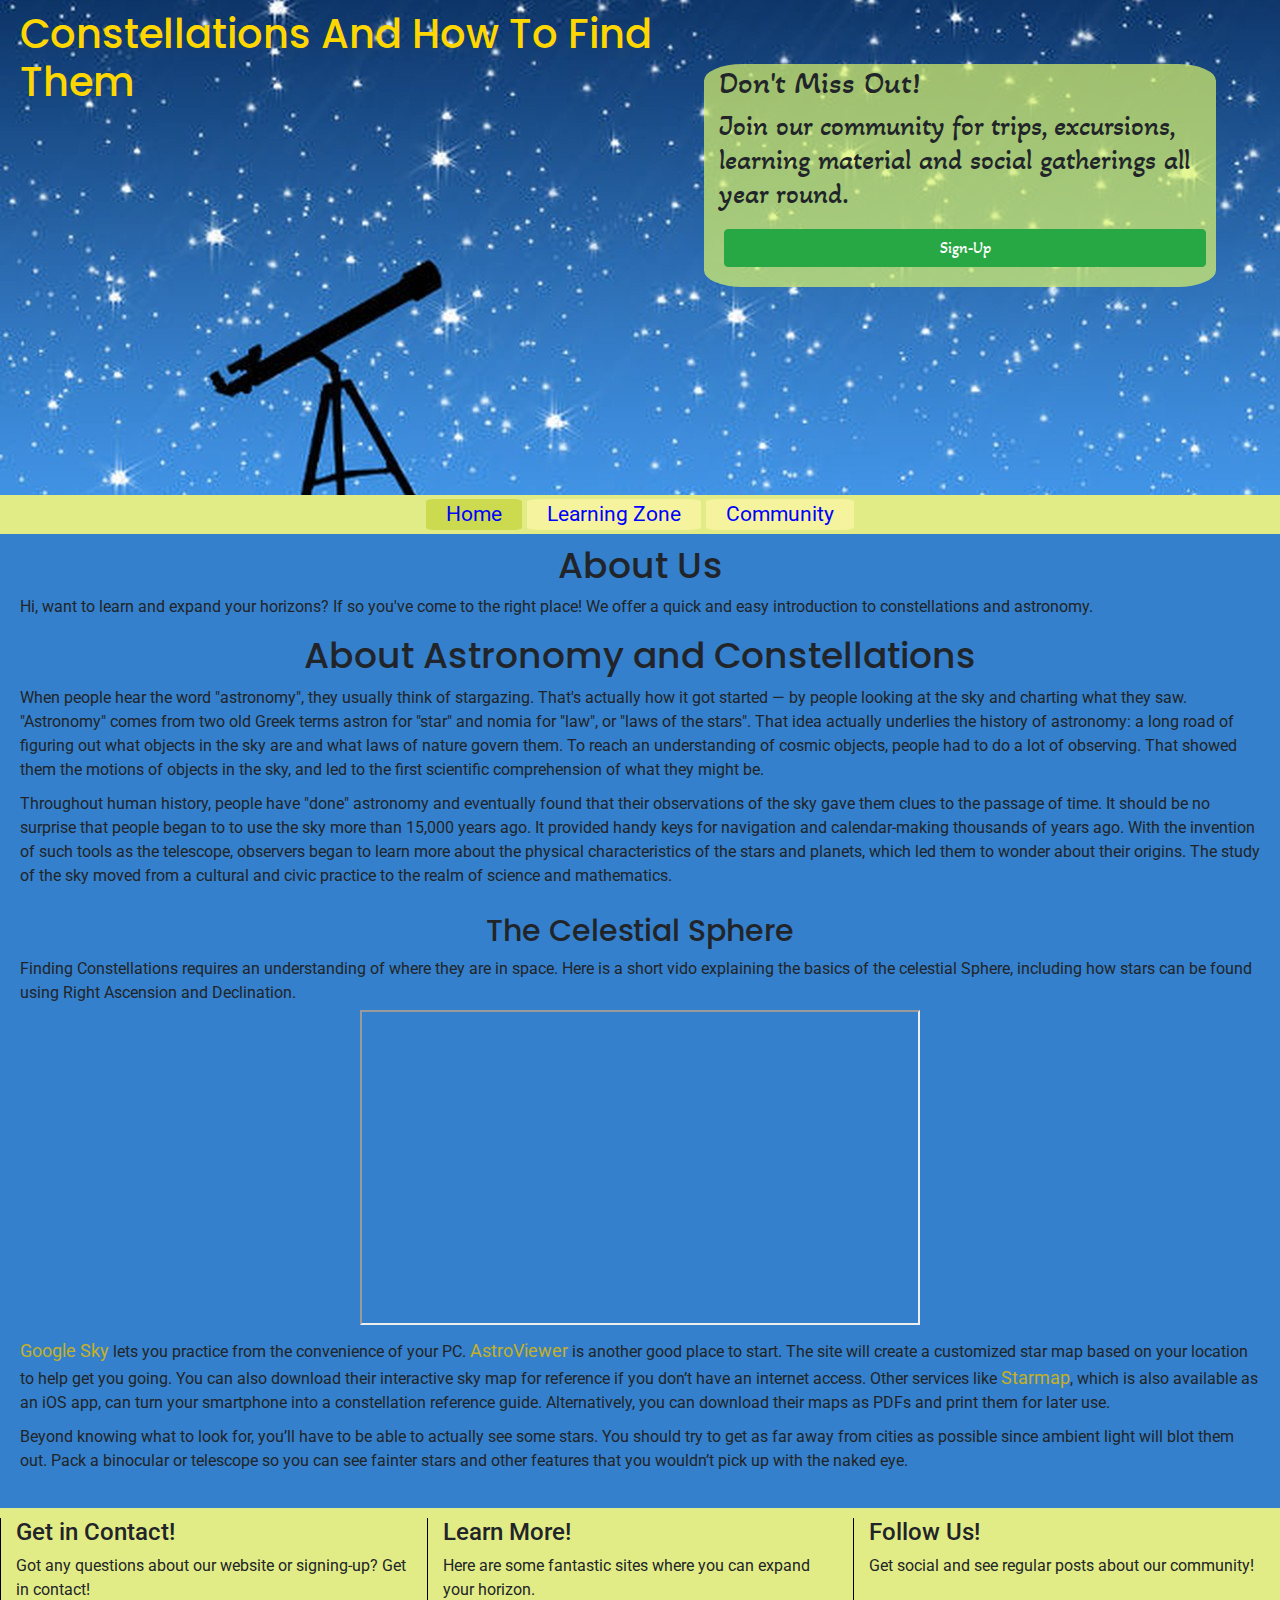
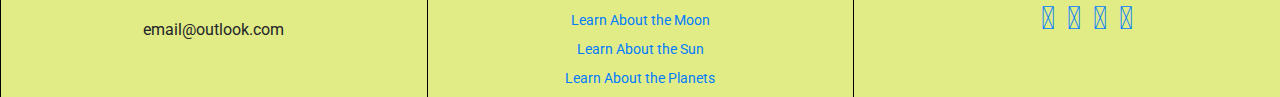
<file: index.html>
<!DOCTYPE html>
<html lang="en">
<head>
    <meta charset="UTF-8">
    <meta name="viewport" content="width=device-width, initial-scale=1.0">
    <link rel="stylesheet" href="https://use.fontawesome.com/releases/v5.6.3/css/all.css"
        integrity="sha384-UHRtZLI+pbxtHCWp1t77Bi1L4ZtiqrqD80Kn4Z8NTSRyMA2Fd33n5dQ8lWUE00s/" crossorigin="anonymous" />
    <link rel="stylesheet" href="https://maxcdn.bootstrapcdn.com/bootstrap/4.2.1/css/bootstrap.min.css" type="text/css" />
    <link rel="stylesheet" href="https://maxcdn.bootstrapcdn.com/font-awesome/4.7.0/css/font-awesome.min.css" type="text/css" />
    <link href="assets/css/style.css" rel="stylesheet" type="text/css" />
    <title>Looking at Stars</title>
</head>
<body>
    <header>
        <div class="start-area-image">
            <div class="heading">
                <h1 id="title">Constellations and How to Find Them</h1>
            </div>
            <div class="container call-to-action">
                <h2>Don't Miss Out!</h2>
                <h3>Join our community for trips, excursions, learning material and social gatherings all year round.</h3>
                <button onclick="document.getElementById('signup-form').style.display='block'" class="btn btn-success" type="button">Sign-Up</button>
            </div>
        </div>
        <nav>
        
            <ul id="nav">
                <li class="list-inline-item active">
                    <a href="index.html">Home</a>
                </li>
                <li class="list-inline-item">
                    <a href="learning-zone.html">Learning Zone</a>
                </li>
                <li class="list-inline-item">
                    <a href="community.html">Community</a>
                </li>
            </ul>
        
        </nav>
    </header>
    <!--Modal javascript taken from Wsschool see README--> 
    <div id="signup-form" class="modal">
        <span onclick="document.getElementById('signup-form').style.display='none'" class="close" title="Close Sign-Up">&times;</span>
        <form action="anywhere" method="POST">
            <div class="container">
                <h1>Join the Community and Sign Up</h1>
                <p>Please fill in this form so we can get in contact.</p>
                <hr>
                <label for="fname">First Name</label>
                <input id="fname" type="text" name="fname" class="full-width-text" required>

                <label for="lname">Last Name</label>
                <input id="lname" type="text" name="lname" class="full-width-text" required>

                <label for="email"><b>Email</b></label>
                <input id="email" type="email" placeholder="Enter Your Email" name="email" class="full-width-text" required>

                <label for="interested-trip">Are you interested in any of our upcoming trips?</label>
                <input type="text" list="colors" id="interested-trip" name="trip" class="full-width-text">
                <datalist id="colors">
                    <option value="January- African Safari"></option>
                    <option value="June- Iceland Aurora Adventure"></option>
                    <option value="July- Great Observatories of the American West"></option>
                    <option value="All of the trips"></option>
                    <option value="None"></option>
                </datalist>

                <input type="checkbox" checked="checked" name="offers">
                <label>Get offers of trips, events and learning programmes</label>                 
                
                <hr>
                <button type="submit">Sign Up</button>
                <button class="cancel" type="button" onclick="document.getElementById('signup-form').style.display='none'">Cancel</button>
                
            
            </div>
        </form>
    </div>
    <section class="bg-color-sky greetings">
        <div>
            <h3 class="top-space">About Us</h3>
            <p>Hi, want to learn and expand your horizons?  If so you've come to the right place!  We offer a quick and easy introduction to constellations and astronomy.   </p>
        </div>
        <div>
            <h3 class="top-space">About Astronomy and Constellations</h3>
            <p> When people hear the word "astronomy", they usually think of stargazing. That's actually how it got started — by people looking at the sky and charting what they saw. "Astronomy" comes from two old Greek terms astron for "star" and nomia for "law", or "laws of the stars". That idea actually underlies the history of astronomy: a long road of figuring out what objects in the sky are and what laws of nature govern them. To reach an understanding of cosmic objects, people had to do a lot of observing. That showed them the motions of objects in the sky, and led to the first scientific comprehension of what they might be.</p>

            <p>Throughout human history, people have "done" astronomy and eventually found that their observations of the sky gave them clues to the passage of time. It should be no surprise that people began to to use the sky more than 15,000 years ago. It provided handy keys for navigation and calendar-making thousands of years ago. With the invention of such tools as the telescope, observers began to learn more about the physical characteristics of the stars and planets, which led them to wonder about their origins. The study of the sky moved from a cultural and civic practice to the realm of science and mathematics.  </p>
            
            <h4 class="top-space">The Celestial Sphere</h4>
            <p>Finding Constellations requires an understanding of where they are in space.  Here is a short vido explaining the basics of the celestial Sphere, including how stars can be found using Right Ascension and Declination. </p>
            <div id="wrapper">  <!--Video from Kurdistan Planetarium-->
                <iframe width="560" height="315" src="https://www.youtube.com/embed/1Toya19H12w" title="YouTube video player with explaination of Celestial Sphere" allow="accelerometer; autoplay; clipboard-write; encrypted-media; gyroscope; picture-in-picture" allowfullscreen></iframe>
            </div>

            <p><a href="https://www.google.com/sky/" target="_blank">Google Sky</a> lets you practice from the convenience of your PC. <a href="http://www.astroviewer.com/index.php" target="_blank">AstroViewer </a>is another good place to start. The site will create a customized star map based on your location to help get you going. You can also download their interactive sky map for reference if you don’t have an internet access. Other services like <a href="http://www.star-map.fr/" target="_blank">Starmap</a>, which is also available as an iOS app, can turn your smartphone into a constellation reference guide. Alternatively, you can download their maps as PDFs and print them for later use.</p>
            <p>Beyond knowing what to look for, you’ll  have to be able to actually see some stars. You should try to get as far away from cities as possible since ambient light will blot them out. Pack a binocular or telescope so you can see fainter stars and other features that you wouldn’t pick up with the naked eye.</p>
        </div>
    </section>
    <footer class="container-fluid">
        <div class="row">
            <div class="col-sm-4">
                <h4>Get in Contact!</h4>
                <p>Got any questions about our website or signing-up? Get in contact!</p>
                <p class="align-center">email@outlook.com</p>
            </div>
            <div class="col-sm-4">
                <h4>Learn More!</h4>
                <p class="no-margin">Here are some fantastic sites where you can expand your horizon.</p>
                <p class="learn-more"><a href="https://spaceplace.nasa.gov/all-about-the-moon/en/" target="_blank">Learn About the Moon</a></p>
                <p class="learn-more"><a href="https://solarsystem.nasa.gov/solar-system/sun/overview/" target="_blank">Learn About the Sun</a></p>
                <p class="learn-more"><a href="https://solarsystem.nasa.gov/planets/overview/" target="_blank">Learn About the Planets</a></p>
            </div>
            <div class="col-sm-4">
                <h4>Follow Us!</h4>
                <p>Get social and see regular posts about our community!</p>
                <ul class="align-center">
                    <li class="list-inline-item"><a href="https://www.facebook.com" target="_blank"><i class="fab fa-facebook fa-2x"> </i></a></li>
                    <li class="list-inline-item"><a href="https://www.twitter.com" target="_blank"><i class="fab fa-twitter-square fa-2x"> </i></a></li>
                    <li class="list-inline-item"><a href="https://www.youtube.com" target="_blank"><i class="fab fa-youtube fa-2x"> </i></a></li>
                    <li class="list-inline-item"><a href="https://www.instagram.com" target="_blank"><i class="fab fa-instagram fa-2x"> </i></a></li>
                </ul>
                
            </div>
        </div>
    </footer>
</body>
</html>
</file>
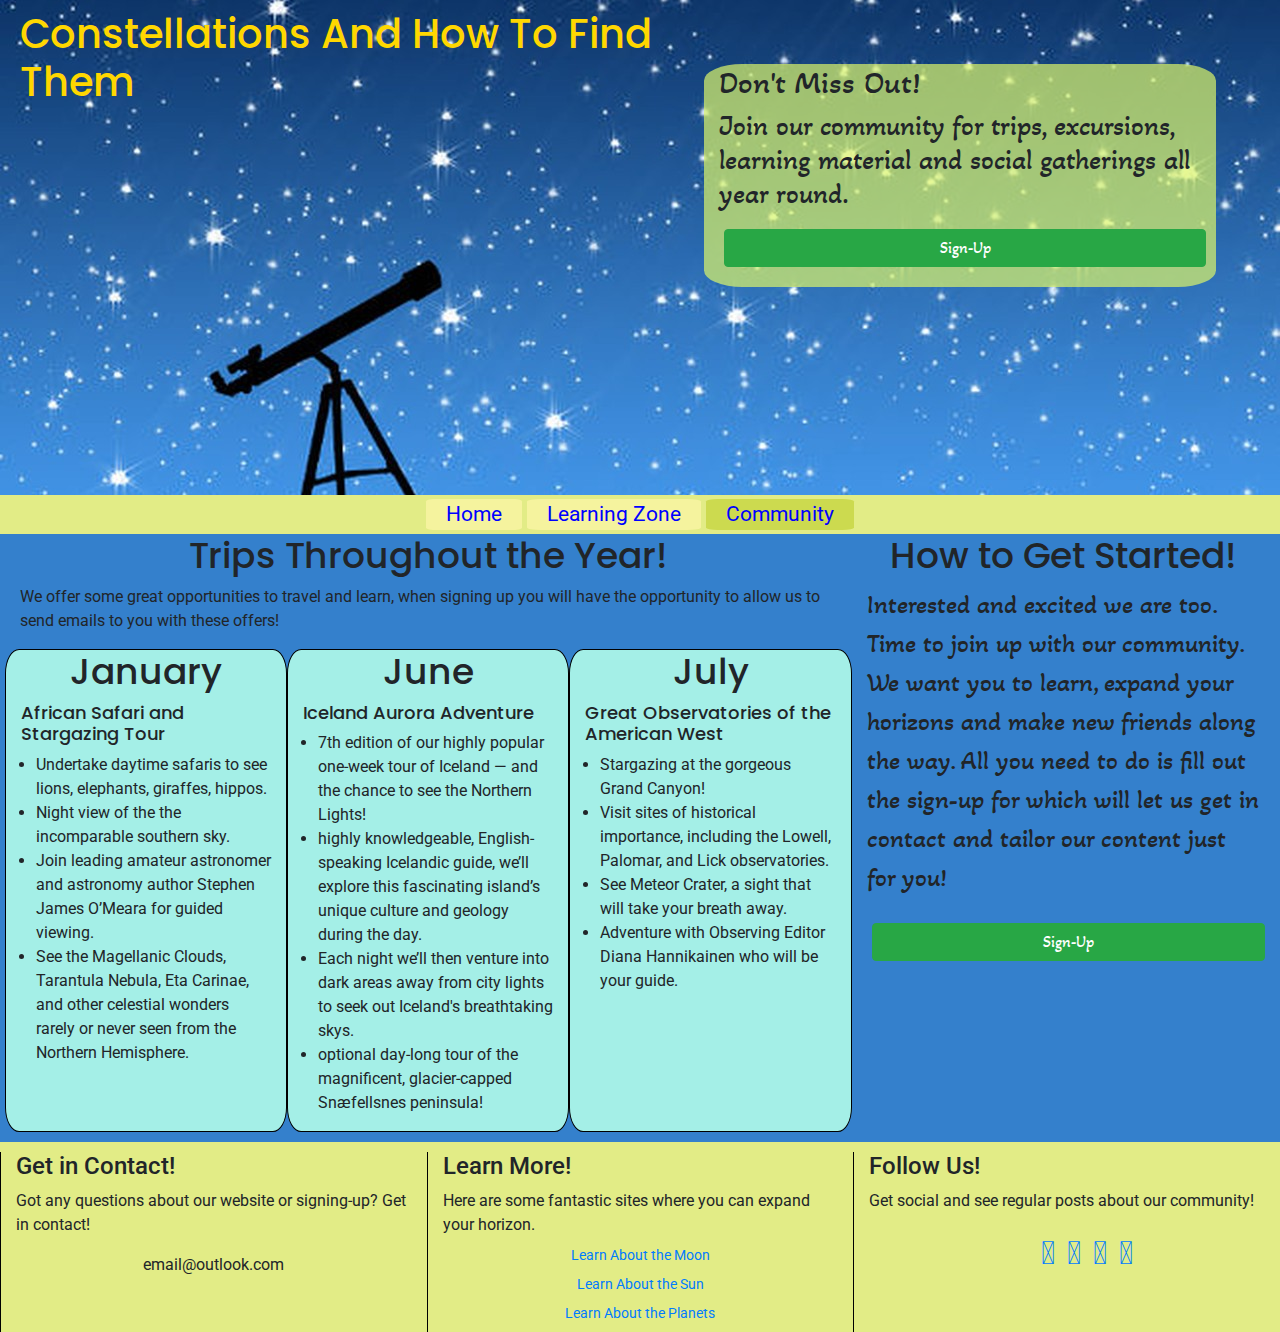
<file: community.html>
<!DOCTYPE html>
<html lang="en">
<head>
    <meta charset="UTF-8">
    <meta name="viewport" content="width=device-width, initial-scale=1.0">
    <link rel="stylesheet" href="https://use.fontawesome.com/releases/v5.6.3/css/all.css"
        integrity="sha384-UHRtZLI+pbxtHCWp1t77Bi1L4ZtiqrqD80Kn4Z8NTSRyMA2Fd33n5dQ8lWUE00s/" crossorigin="anonymous" />
    <link rel="stylesheet" href="https://maxcdn.bootstrapcdn.com/bootstrap/4.2.1/css/bootstrap.min.css" type="text/css" />
    <link rel="stylesheet" href="https://maxcdn.bootstrapcdn.com/font-awesome/4.7.0/css/font-awesome.min.css" type="text/css" />
    <link href="assets/css/style.css" rel="stylesheet" type="text/css" />
    <title>Looking at Stars</title>
</head>
<body>
    <header>
        <div class="start-area-image">
            <div class="heading">
                <h1 id="title">Constellations and How to Find Them</h1>
            </div>
            <div class="container call-to-action">
                <h2>Don't Miss Out!</h2>
                <h3>Join our community for trips, excursions, learning material and social gatherings all year round.</h3>
                <button onclick="document.getElementById('signup-form').style.display='block'" class="btn btn-success" type="button">Sign-Up</button>
            </div>
        </div>
        <nav>
            <center><ul id="nav">
                <li class="list-inline-item">
                    <a href="index.html">Home</a>
                </li>
                <li class="list-inline-item">
                    <a href="learning-zone.html">Learning Zone</a>
                </li>
                <li class="list-inline-item active">
                    <a href="community.html">Community</a>
                </li>
            </ul></center>
        </nav>
    </header>
    <!--Modal javascript taken from Wsschool see README--> 
    <div id="signup-form" class="modal">
        <span onclick="document.getElementById('signup-form').style.display='none'" class="close" title="Close Sign-Up">&times;</span>
        <form action="anywhere" method="POST">
            <div class="container">
                <h1>Join the Community and Sign Up</h1>
                <p>Please fill in this form so we can get in contact.</p>
                <hr>
                <label for="fname">First Name</label>
                <input id="fname" type="text" name="fname" class="full-width-text" required>

                <label for="lname">Last Name</label>
                <input id="lname" type="text" name="lname" class="full-width-text" required>

                <label for="email"><b>Email</b></label>
                <input id="email" type="email" placeholder="Enter Your Email" name="email" class="full-width-text" required>

                <label for="interested-trip">Are you interested in any of our upcoming trips?</label>
                <input type="text" list="colors" id="interested-trip" name="trip" class="full-width-text">
                <datalist id="colors">
                    <option value="January- African Safari"></option>
                    <option value="June- Iceland Aurora Adventure"></option>
                    <option value="July- Great Observatories of the American West"></option>
                    <option value="All of the trips"></option>
                    <option value="None"></option>
                </datalist>

                <input type="checkbox" checked="checked" name="offers">
                <label>Get offers of trips, events and learning programmes</label>                 
                
                <hr>
                <button type="submit">Sign Up</button>
                <button class="cancel" type="button" onclick="document.getElementById('signup-form').style.display='none'">Cancel</button>
                
            
            </div>
        </form>
    </div>
    <section class="bg-color-sky">
        <div>
            
        </div>
        <div class="row community-section">
            <div class="col-md-8 trips">
                <h4>Trips Throughout the Year!</h4>
                <p>We offer some great opportunities to travel and learn, when signing up you will have the opportunity to allow us to send emails to you with these offers!
                </p>
                <div class="row">
                        <div class="col-sm-4 bg-color-turk-box">
                            <h5>January</h5>
                            <h6>African Safari and Stargazing Tour</h6>
                            <ul>
                                <li>Undertake daytime safaris to see lions, elephants, giraffes, hippos.</li>
                                <li>Night view of the the incomparable southern sky.</li>
                                <li>Join leading amateur astronomer and astronomy author Stephen James O’Meara for guided viewing.</li>
                                <li>See the Magellanic Clouds, Tarantula Nebula, Eta Carinae, and other celestial wonders rarely or never seen from the Northern Hemisphere.</li>
                            </ul>
                        </div>
                        <div class="col-sm-4 bg-color-turk-box">
                            <h5>June</h5>
                            <h6>Iceland Aurora Adventure</h6>
                            <ul>
                                <li>7th edition of our highly popular one-week tour of Iceland — and the chance to see the Northern Lights! </li>
                                <li>highly knowledgeable, English-speaking Icelandic guide, we’ll explore this fascinating island’s unique culture and geology during the day.</li>
                                <li>Each night we’ll then venture into dark areas away from city lights to seek out Iceland's breathtaking skys.</li>
                                <li>optional day-long tour of the magnificent, glacier-capped Snæfellsnes peninsula!</li>
                            </ul>
                        </div>
                        <div class="col-sm-4 bg-color-turk-box">
                            <h5>July</h5>
                            <h6>Great Observatories of the American West</h6>
                            <ul>
                                <li>Stargazing at the gorgeous Grand Canyon!</li>
                                <li>Visit sites of historical importance, including the Lowell, Palomar, and Lick observatories.</li>
                                <li>See Meteor Crater, a sight that will take your breath away.</li>
                                <li>Adventure with Observing Editor Diana Hannikainen who will be your guide.</li>
                        </div>
                </div>
            </div>
            <div class="col-md-4 sign-up">
                <h4>How to Get Started!</h4>
                <p>Interested and excited we are too.  Time to join up with our community.  We want you to learn, expand your horizons and make new friends along the way.  All you need to do is fill out the sign-up for which will let us get in contact and tailor our content just for you!</p>
                <button onclick="document.getElementById('signup-form').style.display='block'" class="btn btn-success" type="button">Sign-Up</button>
            </div>
        </div>
    </section>
    <footer class="container-fluid">
        <div class="row">
            <div class="col-sm-4">
                <h4>Get in Contact!</h4>
                <p>Got any questions about our website or signing-up? Get in contact!</p>
                <p class="align-center">email@outlook.com</p>
            </div>
            <div class="col-sm-4">
                <h4>Learn More!</h4>
                <p class="no-margin">Here are some fantastic sites where you can expand your horizon.</p>
                <p class="learn-more"><a href="https://spaceplace.nasa.gov/all-about-the-moon/en/" target="_blank">Learn About the Moon</a></p>
                <p class="learn-more"><a href="https://solarsystem.nasa.gov/solar-system/sun/overview/" target="_blank">Learn About the Sun</a></p>
                <p class="learn-more"><a href="https://solarsystem.nasa.gov/planets/overview/" target="_blank">Learn About the Planets</a></p>
            </div>
            <div class="col-sm-4">
                <h4>Follow Us!</h4>
                <p>Get social and see regular posts about our community!</p>
                <ul class="align-center">
                    <li class="list-inline-item"><a href="https://www.facebook.com" target="_blank"><i class="fab fa-facebook fa-2x"> </i></a></li>
                    <li class="list-inline-item"><a href="https://www.twitter.com" target="_blank"><i class="fab fa-twitter-square fa-2x"> </i></a></li>
                    <li class="list-inline-item"><a href="https://www.youtube.com" target="_blank"><i class="fab fa-youtube fa-2x"> </i></a></li>
                    <li class="list-inline-item"><a href="https://www.instagram.com" target="_blank"><i class="fab fa-instagram fa-2x"> </i></a></li>
                </ul>
            </div>
        </div>
    </footer>
</body>
</html>
</file>
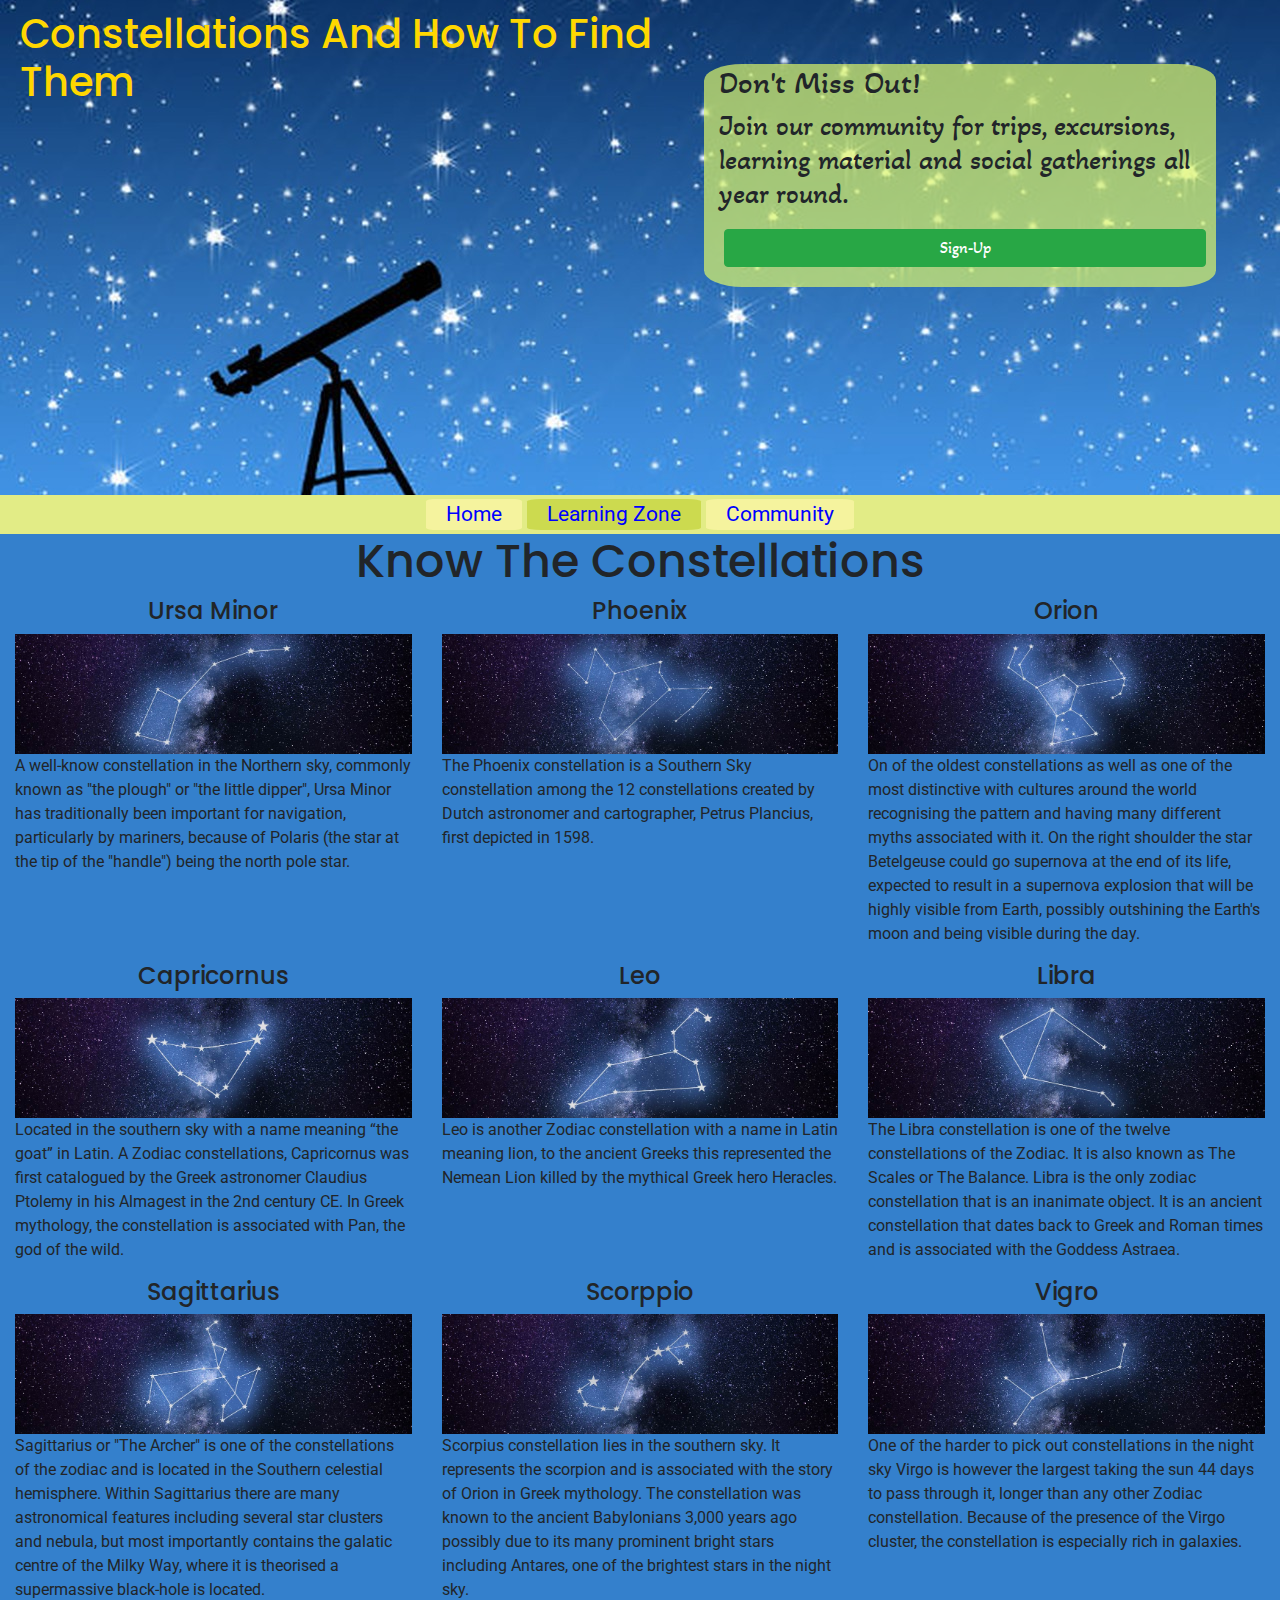
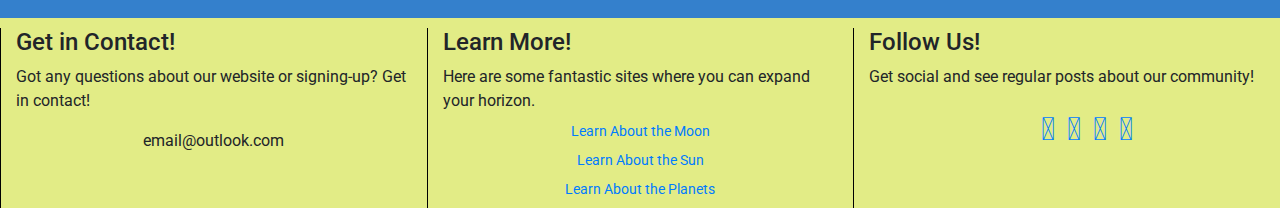
<file: learning-zone.html>
<!DOCTYPE html>
<html lang="en">
<head>
    <meta charset="UTF-8">
    <meta name="viewport" content="width=device-width, initial-scale=1.0">
    <link rel="stylesheet" href="https://use.fontawesome.com/releases/v5.6.3/css/all.css"
        integrity="sha384-UHRtZLI+pbxtHCWp1t77Bi1L4ZtiqrqD80Kn4Z8NTSRyMA2Fd33n5dQ8lWUE00s/" crossorigin="anonymous" />
    <link rel="stylesheet" href="https://maxcdn.bootstrapcdn.com/bootstrap/4.2.1/css/bootstrap.min.css" type="text/css" />
    <link rel="stylesheet" href="https://maxcdn.bootstrapcdn.com/font-awesome/4.7.0/css/font-awesome.min.css" type="text/css" />
    <link href="assets/css/style.css" rel="stylesheet" type="text/css" />
    <title>Looking at Stars</title>
</head>
<body>
    <header>
        <div class="start-area-image">
            <div class="heading">
                <h1 id="title">Constellations and How to Find Them</h1>
            </div>
            <div class="container call-to-action">
                <h2>Don't Miss Out!</h2>
                <h3>Join our community for trips, excursions, learning material and social gatherings all year round.</h3>
                <button onclick="document.getElementById('signup-form').style.display='block'" class="btn btn-success" type="button">Sign-Up</button>
            </div>
        </div>
        <nav>
            <center><ul id="nav">
                <li class="list-inline-item">
                    <a href="index.html">Home</a>
                </li>
                <li class="list-inline-item active">
                    <a href="learning-zone.html">Learning Zone</a>
                </li>
                <li class="list-inline-item">
                    <a href="community.html">Community</a>
                </li>
            </ul></center>
        </nav>
    </header>
    <!--Modal javascript taken from Wsschool see README--> 
    <div id="signup-form" class="modal">
        <span onclick="document.getElementById('signup-form').style.display='none'" class="close" title="Close Sign-Up">&times;</span>
        <form action="anywhere" method="POST">
            <div class="container">
                <h1>Join the Community and Sign Up</h1>
                <p>Please fill in this form so we can get in contact.</p>
                <hr>
                <label for="fname">First Name</label>
                <input id="fname" type="text" name="fname" class="full-width-text" required>

                <label for="lname">Last Name</label>
                <input id="lname" type="text" name="lname" class="full-width-text" required>

                <label for="email"><b>Email</b></label>
                <input id="email" type="email" placeholder="Enter Your Email" name="email" class="full-width-text" required>

                <label for="interested-trip">Are you interested in any of our upcoming trips?</label>
                <input type="text" list="colors" id="interested-trip" name="trip" class="full-width-text">
                <datalist id="colors">
                    <option value="January- African Safari"></option>
                    <option value="June- Iceland Aurora Adventure"></option>
                    <option value="July- Great Observatories of the American West"></option>
                    <option value="All of the trips"></option>
                    <option value="None"></option>
                </datalist>

                <input type="checkbox" checked="checked" name="offers">
                <label>Get offers of trips, events and learning programmes</label>                 
                
                <hr>
                <button type="submit">Sign Up</button>
                <button class="cancel" type="button" onclick="document.getElementById('signup-form').style.display='none'">Cancel</button>
                
            
            </div>
        </form>
    </div>  <!--All constellations on this page come from star-name-Registery-->
    <section class="bg-color-sky container-fluid">
        <h2 id="content-title">Know The Constellations</h2>
        <div class="row learning-area"> 
            <div class="col-sm-6 col-lg-4">
                <h4>Ursa Minor</h4>
                <img src="assets/images/ursaminor.jpg" alt="Ursa Minor constellation image">
                <p>A well-know constellation in the Northern sky, commonly known as "the plough" or "the little dipper", Ursa Minor has traditionally been important for navigation, particularly by mariners, because of Polaris (the star at the tip of the "handle") being the north pole star.</p>
            </div>
            <div class="col-sm-6 col-lg-4">
                <h4>Phoenix</h4>
                <img src="assets/images/phoenix.jpg" alt="Phoenix constellation image">
                <p>The Phoenix constellation is a Southern Sky constellation among the 12 constellations created by Dutch astronomer and cartographer, Petrus Plancius, first depicted in 1598.
                </p>
            </div>
            <div class="col-sm-6 col-lg-4">
                <h4>Orion</h4>
                <img src="assets/images/orion.jpg" alt="Orion constellation image">
                <p>On of the oldest constellations as well as one of the most distinctive with cultures around the world recognising the pattern and having many different myths associated with it.  On the right shoulder the star Betelgeuse could go supernova at the end of its life, expected to result in a supernova explosion that will be highly visible from Earth, possibly outshining the Earth's moon and being visible during the day.</p>
            </div>
            <div class="col-sm-6 col-lg-4">
                <h4>Capricornus</h4>
                <img src="assets/images/capricornus.jpg" alt="Capricornus constellation image">
                <p>Located in the southern sky with a name meaning “the goat” in Latin.  A Zodiac constellations, Capricornus was first catalogued by the Greek astronomer Claudius Ptolemy in his Almagest in the 2nd century CE. In Greek mythology, the constellation is associated with Pan, the god of the wild.</p>
            </div>
            <div class="col-sm-6 col-lg-4">
                <h4>Leo</h4>
                <img src="assets/images/leo.jpg" alt="Leo constellation image">
                <p>Leo is another Zodiac constellation with a name in Latin meaning lion, to the ancient Greeks this represented the Nemean Lion killed by the mythical Greek hero Heracles.</p>
            </div>
            <div class="col-sm-6 col-lg-4">
                <h4>Libra</h4>
                <img src="assets/images/libra.jpg" alt="Libra constellation image">
                <p>The Libra constellation is one of the twelve constellations of the Zodiac. It is also known as The Scales or The Balance. Libra is the only zodiac constellation that is an inanimate object. It is an ancient constellation that dates back to Greek and Roman times and is associated with the Goddess Astraea.</p>
            </div>
            <div class="col-sm-6 col-lg-4">
                <h4>Sagittarius</h4>
                <img src="assets/images/sagittarius.jpg" alt="Sagittarius constellation image">
                <p>Sagittarius or "The Archer" is one of the constellations of the zodiac and is located in the Southern celestial hemisphere.  Within Sagittarius there are many astronomical features including several star clusters and nebula, but most importantly contains the galatic centre of the Milky Way, where it is theorised a supermassive black-hole is located.</p>
            </div>
            <div class="col-sm-6 col-lg-4">
                <h4>Scorppio</h4>
                <img src="assets/images/scorpio-cover.jpg" alt="Scorppio constellation image">
                <p>Scorpius constellation lies in the southern sky. It represents the scorpion and is associated with the story of Orion in Greek mythology.  The constellation was known to the ancient Babylonians 3,000 years ago possibly due to its many prominent bright stars including Antares, one of the brightest stars in the night sky.</p>
            </div>
            <div class="col-sm-6 col-lg-4">
                <h4>Vigro</h4>
                <img src="assets/images/virgo.jpg" alt="Vigro constellation image">
                <p>One of the harder to pick out constellations in the night sky Virgo is however the largest taking the sun 44 days to pass through it, longer than any other Zodiac constellation.  Because of the presence of the Virgo cluster, the constellation is especially rich in galaxies.</p>
            </div>
                                    
        </div>
    </section>
    <footer class="container-fluid">
        <div class="row">
            <div class="col-sm-4">
                <h4>Get in Contact!</h4>
                <p>Got any questions about our website or signing-up? Get in contact!</p>
                <p class="align-center">email@outlook.com</p>
            </div>
            <div class="col-sm-4">
                <h4>Learn More!</h4>
                <p class="no-margin">Here are some fantastic sites where you can expand your horizon.</p>
                <p class="learn-more"><a href="https://spaceplace.nasa.gov/all-about-the-moon/en/" target="_blank">Learn About the Moon</a></p>
                <p class="learn-more"><a href="https://solarsystem.nasa.gov/solar-system/sun/overview/" target="_blank">Learn About the Sun</a></p>
                <p class="learn-more"><a href="https://solarsystem.nasa.gov/planets/overview/" target="_blank">Learn About the Planets</a></p>
            </div>
            <div class="col-sm-4">
                <h4>Follow Us!</h4>
                <p>Get social and see regular posts about our community!</p>
                <ul class="align-center">
                    <li class="list-inline-item"><a href="https://www.facebook.com" target="_blank"><i class="fab fa-facebook fa-2x"> </i></a></li>
                    <li class="list-inline-item"><a href="https://www.twitter.com" target="_blank"><i class="fab fa-twitter-square fa-2x"> </i></a></li>
                    <li class="list-inline-item"><a href="https://www.youtube.com" target="_blank"><i class="fab fa-youtube fa-2x"> </i></a></li>
                    <li class="list-inline-item"><a href="https://www.instagram.com" target="_blank"><i class="fab fa-instagram fa-2x"> </i></a></li>
                </ul>
            </div>
        </div>
    </footer>
</body>
</html>
</file>
<file: assets/css/style.css>
@import url('https://fonts.googleapis.com/css2?family=Akaya+Kanadaka&family=Poppins:ital,wght@1,600&display=swap');
@import url('https://fonts.googleapis.com/css2?family=Roboto:wght@300;400&display=swap');

/*Fall back text*/
body{
    font-family: 'Roboto', sans-serif;
    font-size: 16px;
}

/*Header styling*/
.start-area-image {       /*Image is from Shutterstock*/
    background-image: url(../images/teloscope_header_background.jpg);
    background-position: left center;
    background-repeat: no-repeat;               /*image is given some freedom to change with width*/
    background-size: cover;
    height: 55vh;
    background-color: rgba(0, 0, 0, 0.7)    /*Fallback background for if image doesn't load*/
}

.heading{
    font-family: 'Poppins', sans-serif;
    text-transform: capitalize;
    color: gold;
    width: 50%;
    display: inline-block;
    margin: 10px  0 0 20px;
}

.call-to-action{
    width: 40vw;
    margin: 5% 5% 0 0;
    float: right;
    background-color: rgba(219, 245, 105, 0.7);
    border-radius: 7.5%;
    padding-bottom: 10px;
    font-family: 'Akaya Kanadaka', cursive;
}

/* Navigation Menu Styling*/
#nav {
    font-size: 130%;
    background-color: rgb(226, 236, 134);
    padding: 4px 0% 4px 0;
    margin-bottom: 0;
}

#nav li {
    padding: 0 0px;
    background-color: rgb(245, 243, 158);
    border-radius: 8%;
    margin: 0 auto;   
}

#nav a {
    text-decoration: none;
    color: blue; 
    padding: 0 20px;
}

#nav {
    text-align: center;
}

#active{
    background-color: rgb(204, 218, 79);
}

#nav .active, #nav li:hover {
    background-color: rgb(204, 218, 79) ;
}

/* Footer area styling */
footer {
    background-color:  rgb(226, 236, 134);
    padding-top: 10px;
}

footer div div {
    border-left: solid 0.75px black;
}

.no-margin{
    margin-bottom: 2px;
}

.learn-more {
    font-size: 14px;
    margin: 8px;
    text-align: center;
}

.align-center{
    text-align: center;
}


/*Content Area for all pages */
.bg-color-sky{
    background-color: #3480cc;
}
/*End of repeated on all pages sections*/

/*Learning Zone*/
img {
    width: 100%;
}

.learning-area h4{
    text-align: center;
    font-family: 'Poppins', sans-serif;
}

#content-title {
    font-family: 'Poppins', sans-serif;
    font-size: 46px;
    text-align: center;
}

/*community*/
.bg-color-turk-box{
    background-color: rgb(164, 239, 231);
    border-radius: 5%;
    border: black 1px solid;
    margin-bottom: 10px;
}

.community-section {
    padding: 0 20px;
}

.trips ul {
    padding-left: 15px;
}

.trips h6 {
    font-family: 'Poppins', sans-serif; 
    font-size: 18px;
}

.trips h5,.trips h4, .sign-up h4, .greetings h3{   /*NB some styles here are also used on the home page*/
    text-align: center;
    font-family: 'Poppins', sans-serif; 
    font-size: 36px;
}


.sign-up{ 
    font-family: 'Akaya Kanadaka', cursive;
    font-size: 26px;
    margin-bottom: 10px;
}

/*Home page*/
.greetings h4 {
    text-align: center;
    font-family: 'Poppins', sans-serif; 
    font-size: 30px;
    margin-top: 10px;
}

.greetings p{
    margin: 5px 20px 0 20px;
    padding-bottom: 5px;
}

.top-space{
    padding-top: 10px;
}

.greetings{
    padding-bottom: 30px;
}

.greetings a{
    color: rgb(197, 176, 38);
    font-size: 18px;
}

#wrapper {   /*Used to center the video*/
    text-align: center;
}

/*Form*/
#signup-form {
    background-color: #62a6ff;
    width: 100%;
    height: 100%;
    position: fixed;
    overflow: auto;
}

form {
    background-color: rgb(255, 255, 228);
    margin: 3.3% auto 10% auto; 
    border: 1px solid rgb(161, 224, 255);
    width: 70%; 
    position: relative;
}

.full-width-text{
    width: 100%;
    padding: 15px;
    margin: 5px 0 20px 0;
    display: inline-block;
    border: none;
    background: #ffffff;
}
  
input:focus {
    background-color: #ddd;
}

form {
    font-size: 22px;
    font-weight: 500;
}

button {
    background-color: #04AA6D;
    color: white;
    padding: 15px 0px;
    margin: 10px 5px;
    border: none;
    cursor: pointer;
    width: 100%;
    font-family: 'Akaya Kanadaka', cursive;
    font-size: 28px;
}
  
button:hover {
    background-color: #038f5b;
}

.cancel {
    background-color: rgb(215, 85, 85);
}

.cancel:hover {
    background-color:rgb(166, 70, 70)
}

input[type=checkbox] {
    width: 20px;
    height: 20px;
}

/*Responsive Design*/
@media only screen and (max-width: 700px) {
    .call-to-action {   /*remove the signup call to action box*/
        display: none;
    }
    .heading {
        width: 100%;        /*Fixes the look of the title*/
        text-align: center;
        margin: auto;
    }
    iframe {
        width: 100%;    /*Two widths added as fit-content failed to work on firefox when tested*/
        width: fit-content;
    }

}
</file>
